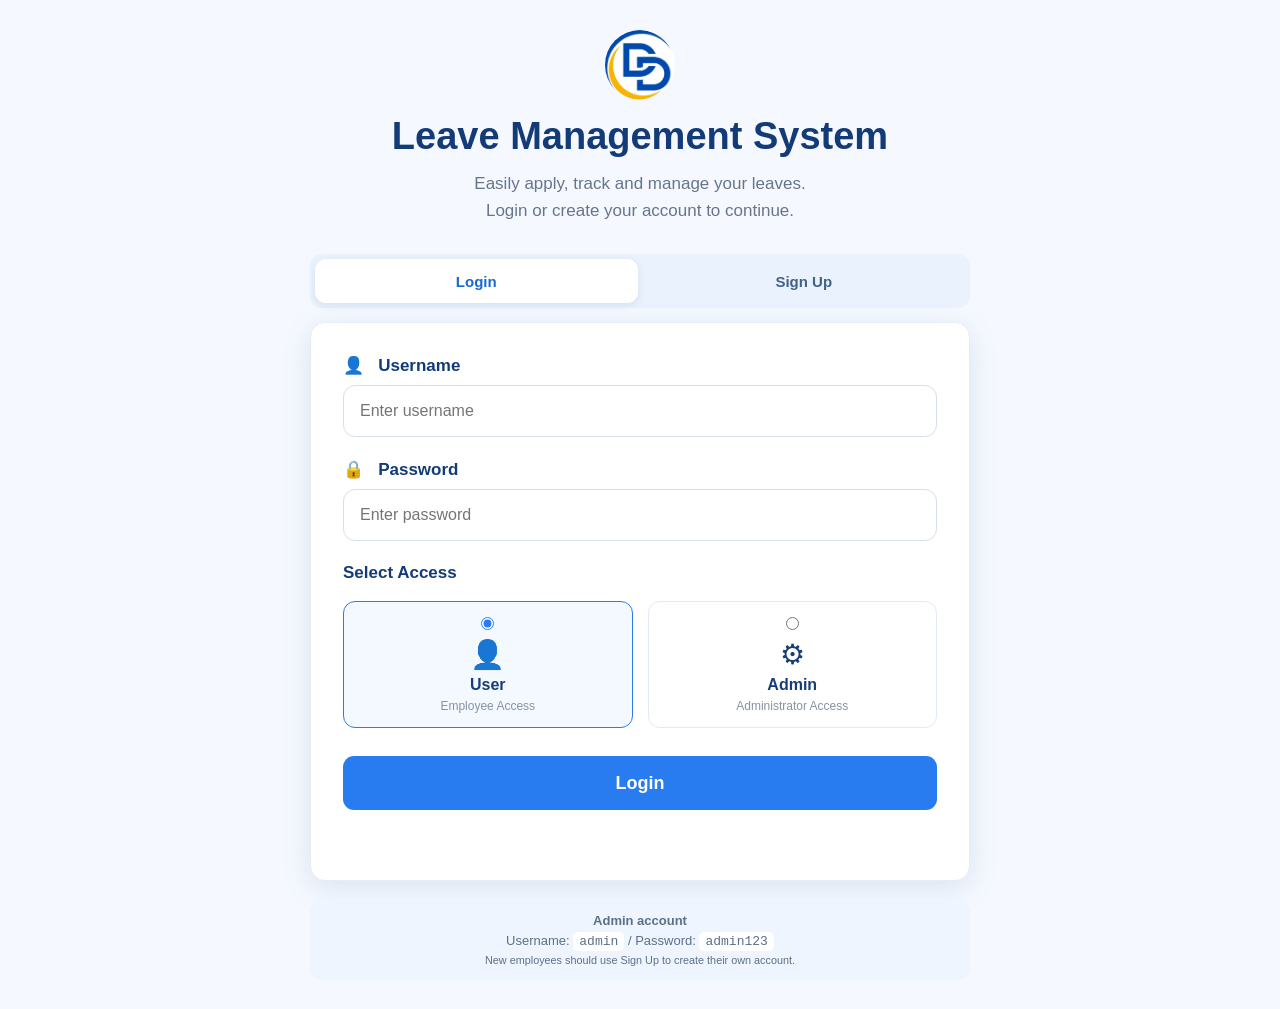
<file: public/index.html>
<!DOCTYPE html>
<html lang="en"><head><meta charset="UTF-8"><meta name="viewport" content="width=device-width, initial-scale=1.0"><title>Leave Management System</title><link rel="stylesheet" href="style.css"></head>
<body><div class="container"><div class="logo"><img src="assets/dilogo.jpg" alt="Logo"></div><h1>Leave Management System</h1><p class="subtitle">Easily apply, track and manage your leaves.<br>Login or create your account to continue.</p>
<div class="auth-tabs"><button type="button" id="loginTab" class="tab active">Login</button><button type="button" id="signupTab" class="tab">Sign Up</button></div>
<div id="loginBox" class="login-box"><form id="loginForm"><div class="input-group"><label>👤 &nbsp; Username</label><input id="username" type="text" placeholder="Enter username" autocomplete="username" required></div><div class="input-group"><label>🔒 &nbsp; Password</label><input id="password" type="password" placeholder="Enter password" autocomplete="current-password" required></div><h3>Select Access</h3><div class="access-options"><label class="access"><input type="radio" name="access" value="user" checked><span class="icon">👤</span><b>User</b><small>Employee Access</small></label><label class="access"><input type="radio" name="access" value="admin"><span class="icon">⚙</span><b>Admin</b><small>Administrator Access</small></label></div><button type="submit">Login</button><p id="loginMessage" class="message"></p></form></div>
<div id="signupBox" class="login-box hidden"><form id="signupForm"><div class="input-group"><label>👤 &nbsp; Full Name</label><input id="fullName" type="text" placeholder="Enter your full name" required></div><div class="input-group"><label>✉️ &nbsp; Email</label><input id="email" type="email" placeholder="Enter your email" autocomplete="email" required></div><div class="input-group"><label>🪪 &nbsp; Username</label><input id="signupUsername" type="text" placeholder="Create a username" autocomplete="username" required></div><div class="input-group"><label>🔒 &nbsp; Password</label><input id="signupPassword" type="password" placeholder="Minimum 6 characters" autocomplete="new-password" required></div><div class="input-group"><label>🔐 &nbsp; Confirm Password</label><input id="confirmPassword" type="password" placeholder="Re-enter your password" autocomplete="new-password" required></div><button type="submit">Create Account</button><p id="signupMessage" class="message"></p></form></div>
<div class="demo-box"><b>Admin account</b><span>Username: <code>admin</code> / Password: <code>admin123</code></span><small>New employees should use Sign Up to create their own account.</small></div></div><script src="app.js"></script></body></html>
</file>
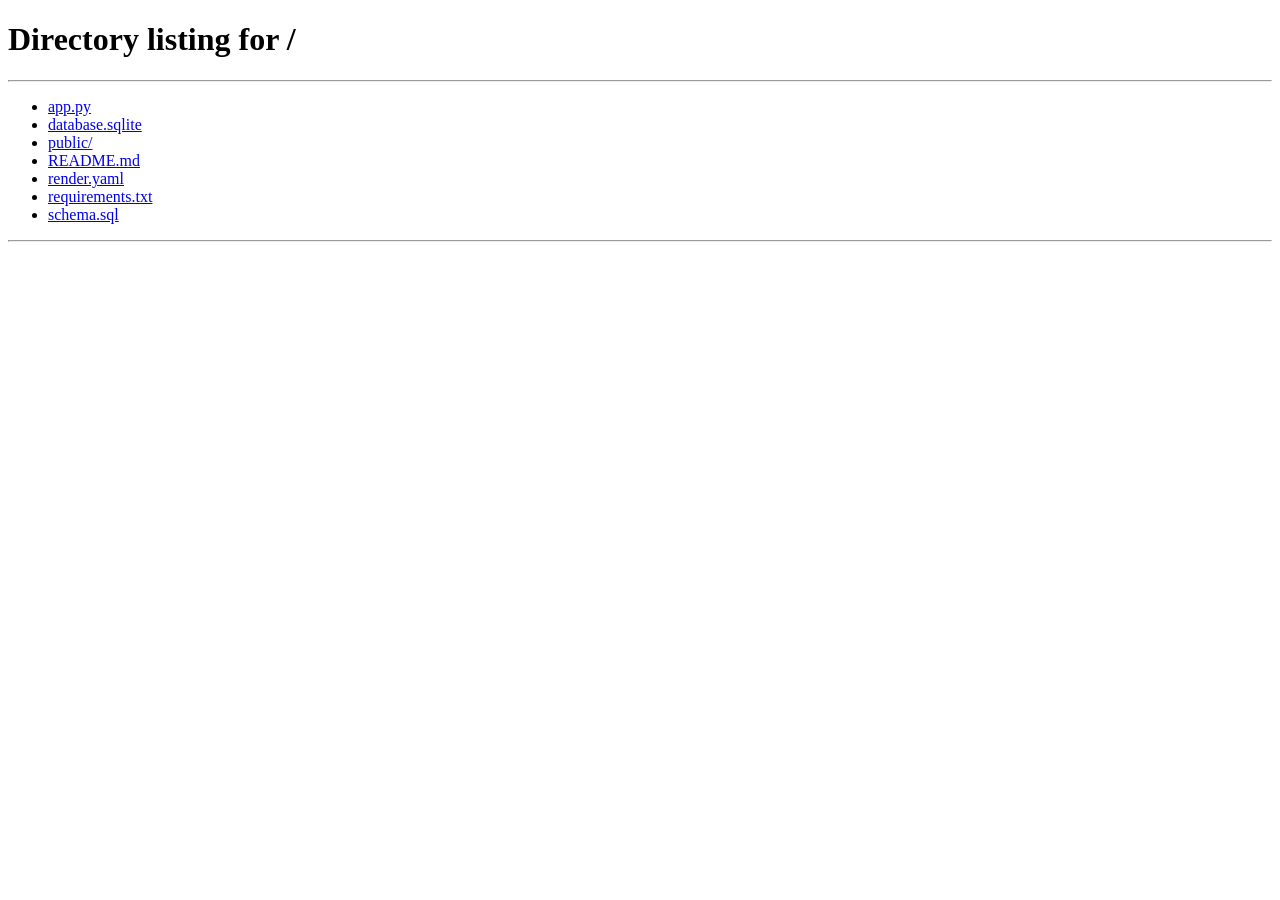
<file: public/dashboard.html>
<!DOCTYPE html>
<html lang="en">
<head>
  <meta charset="UTF-8">
  <meta name="viewport" content="width=device-width, initial-scale=1.0">
  <title>Dashboard - Leave Management System</title>
  <link rel="stylesheet" href="dashboard.css">
</head>
<body>
  <header class="topbar">
    <div class="brand">
      <img src="assets/dilogo.jpg" alt="Logo">
      <div>
        <strong>Leave Management System</strong>
        <small id="roleText"></small>
      </div>
    </div>
    <div class="top-actions">
      <span id="welcomeText"></span>
      <button id="logoutBtn" class="btn danger">Logout</button>
    </div>
  </header>

  <main class="page">
    <section id="userView" class="hidden">
      <div class="page-heading">
        <div>
          <h1>Employee Dashboard</h1>
          <p>Apply for leave and track your requests.</p>
        </div>
        <button id="showApplyBtn" class="btn primary">+ Apply Leave</button>
      </div>

      <div class="cards" id="balanceCards"></div>

      <section id="applySection" class="panel hidden">
        <div class="panel-heading">
          <h2>Apply for Leave</h2>
          <button id="closeApplyBtn" class="icon-btn">✕</button>
        </div>

        <form id="leaveForm" class="form-grid">
          <div>
            <label>Leave Type</label>
            <select id="leaveType" class="control" required>
              <option value="Annual">Annual Leave</option>
              <option value="Sick">Sick Leave</option>
              <option value="Casual">Casual Leave</option>
            </select>
          </div>
          <div>
            <label>Start Date</label>
            <input id="startDate" class="control" type="date" required>
          </div>
          <div>
            <label>End Date</label>
            <input id="endDate" class="control" type="date" required>
          </div>
          <div class="full">
            <label>Reason</label>
            <textarea id="reason" class="control" placeholder="Enter reason for leave"></textarea>
          </div>
          <div class="full">
            <button class="btn primary" type="submit">Submit Leave Application</button>
          </div>
        </form>
        <p id="leaveMessage" class="message"></p>
      </section>

      <section class="panel">
        <div class="panel-heading">
          <h2>My Leave Requests</h2>
          <button id="refreshBtn" class="btn secondary">Refresh</button>
        </div>
        <div class="table-wrap">
          <table>
            <thead>
              <tr>
                <th>Type</th><th>Dates</th><th>Days</th><th>Reason</th><th>Status</th><th>Action</th>
              </tr>
            </thead>
            <tbody id="myLeaves"></tbody>
          </table>
        </div>
      </section>
    </section>

    <section id="adminView" class="hidden">
      <div class="page-heading">
        <div>
          <h1>Admin Dashboard</h1>
          <p>Review employee leave applications.</p>
        </div>
        <button id="adminRefreshBtn" class="btn secondary">Refresh</button>
      </div>

      <div class="cards" id="adminCards"></div>

      <section class="panel">
        <div class="panel-heading">
          <h2>All Leave Requests</h2>
        </div>
        <div class="table-wrap">
          <table>
            <thead>
              <tr>
                <th>Employee</th><th>Type</th><th>Dates</th><th>Days</th><th>Reason</th><th>Status</th><th>Action</th>
              </tr>
            </thead>
            <tbody id="allLeaves"></tbody>
          </table>
        </div>
      </section>

      <section class="panel">
        <div class="panel-heading">
          <h2>Employees</h2>
        </div>
        <div class="table-wrap">
          <table>
            <thead>
              <tr><th>Name</th><th>Username</th><th>Email</th><th>Annual</th><th>Sick</th><th>Casual</th></tr>
            </thead>
            <tbody id="employees"></tbody>
          </table>
        </div>
      </section>
    </section>
  </main>

  <script src="dashboard.js"></script>
</body>
</html>
</file>
<file: public/style.css>
* {
  margin: 0;
  padding: 0;
  box-sizing: border-box;
}

body {
  font-family: Arial, sans-serif;
  background: #f5f9ff;
  min-height: 100vh;
  color: #173e78;
}

.container {
  width: 100%;
  max-width: 700px;
  text-align: center;
  padding: 30px 20px;
  margin: 0 auto;
}

.logo {
  width: 70px;
  height: 70px;
  margin: 0 auto 15px;
  border-radius: 50%;
  overflow: hidden;
}

.logo img {
  width: 100%;
  height: 100%;
  object-fit: cover;
}

h1 {
  color: #123b78;
  font-size: 38px;
  margin-bottom: 12px;
}

.subtitle {
  color: #66758c;
  font-size: 17px;
  margin-bottom: 30px;
  line-height: 1.6;
}

.login-box {
  background: white;
  width: 100%;
  padding: 32px;
  border-radius: 15px;
  text-align: left;
  box-shadow: 0 8px 30px rgba(30, 70, 120, 0.12);
  border: 1px solid #e6edf7;
}

.input-group {
  margin-bottom: 22px;
}

.input-group label {
  display: block;
  color: #123b78;
  font-size: 17px;
  font-weight: bold;
  margin-bottom: 9px;
}

.input-group input,
.form-control {
  width: 100%;
  min-height: 52px;
  border: 1px solid #d6deea;
  border-radius: 12px;
  padding: 0 16px;
  font-size: 16px;
  outline: none;
  background: white;
}

textarea.form-control {
  padding: 14px 16px;
  resize: vertical;
  min-height: 100px;
}

.input-group input:focus,
.form-control:focus {
  border-color: #287cf0;
  box-shadow: 0 0 0 3px rgba(40, 124, 240, 0.1);
}

h3 {
  color: #123b78;
  font-size: 17px;
  margin: 8px 0 18px;
}

.access-options {
  display: flex;
  justify-content: space-between;
  gap: 15px;
  text-align: center;
}

.access {
  flex: 1;
  position: relative;
  cursor: pointer;
  color: #173e78;
  padding: 14px;
  border: 1px solid #e2eaf5;
  border-radius: 12px;
}

.access:has(input:checked) {
  border-color: #287cf0;
  background: #f4f8ff;
}

.access input {
  margin-bottom: 8px;
  accent-color: #287cf0;
}

.access .icon {
  display: block;
  font-size: 28px;
  margin-bottom: 5px;
}

.access b {
  display: block;
  font-size: 16px;
}

.access small {
  display: block;
  color: #8793a5;
  font-size: 12px;
  margin-top: 5px;
}

button {
  width: 100%;
  min-height: 54px;
  margin-top: 28px;
  border: none;
  border-radius: 11px;
  background: #287cf0;
  color: white;
  font-size: 18px;
  font-weight: bold;
  cursor: pointer;
  transition: 0.3s;
}

button:hover {
  background: #1768d5;
}

.message {
  min-height: 24px;
  margin-top: 14px;
  text-align: center;
  font-weight: bold;
}

.message.error { color: #c0392b; }
.message.success { color: #16834b; }

.demo-box {
  margin-top: 18px;
  padding: 14px;
  border-radius: 12px;
  background: #eef5ff;
  color: #5d6f88;
  display: flex;
  flex-direction: column;
  gap: 5px;
  font-size: 13px;
}

code {
  background: white;
  padding: 2px 6px;
  border-radius: 5px;
}

@media (max-width: 600px) {
  h1 { font-size: 28px; }
  .subtitle { font-size: 14px; }
  .login-box { padding: 22px; }
  .access-options { gap: 8px; }
  .access { padding: 10px 5px; }
  .access small { font-size: 10px; }
}

.hidden{display:none!important}.auth-tabs{display:flex;width:100%;max-width:700px;margin:0 auto 14px;background:#eaf2fd;padding:5px;border-radius:12px;gap:5px}.auth-tabs .tab{margin-top:0;min-height:44px;background:transparent;color:#42628a;font-size:15px;box-shadow:none}.auth-tabs .tab:hover{background:#dceafe}.auth-tabs .tab.active{background:white;color:#1768d5;box-shadow:0 2px 8px rgba(30,70,120,.10)}#signupBox{margin-top:0}#signupBox .input-group{margin-bottom:16px}
</file>
<file: public/dashboard.css>
* { box-sizing: border-box; }
body {
  margin: 0;
  font-family: Arial, sans-serif;
  background: #f5f9ff;
  color: #173e78;
}
button, input, select, textarea { font: inherit; }
.hidden { display: none !important; }

.topbar {
  min-height: 74px;
  background: white;
  border-bottom: 1px solid #e5edf7;
  display: flex;
  align-items: center;
  justify-content: space-between;
  padding: 12px 5%;
  gap: 20px;
}
.brand { display: flex; align-items: center; gap: 12px; }
.brand img { width: 48px; height: 48px; object-fit: cover; border-radius: 50%; }
.brand strong { display: block; color: #123b78; }
.brand small { color: #8492a6; }
.top-actions { display: flex; align-items: center; gap: 15px; color: #61728a; }

.page { width: min(1200px, 92%); margin: 30px auto 60px; }
.page-heading {
  display: flex; align-items: center; justify-content: space-between;
  gap: 20px; margin-bottom: 24px;
}
.page-heading h1 { margin: 0 0 7px; color: #123b78; }
.page-heading p { margin: 0; color: #718198; }

.cards {
  display: grid;
  grid-template-columns: repeat(4, 1fr);
  gap: 16px;
  margin-bottom: 22px;
}
.card {
  background: white;
  border: 1px solid #e2eaf5;
  border-radius: 14px;
  padding: 20px;
  box-shadow: 0 5px 20px rgba(30,70,120,.07);
}
.card .label { color: #7c8ba0; font-size: 13px; }
.card .value { display: block; margin-top: 8px; font-size: 28px; color: #123b78; }

.panel {
  background: white;
  border: 1px solid #e2eaf5;
  border-radius: 15px;
  padding: 22px;
  margin-bottom: 22px;
  box-shadow: 0 5px 20px rgba(30,70,120,.06);
}
.panel-heading {
  display: flex; align-items: center; justify-content: space-between;
  gap: 10px; margin-bottom: 18px;
}
.panel-heading h2 { margin: 0; color: #123b78; font-size: 21px; }

.form-grid { display: grid; grid-template-columns: repeat(2, 1fr); gap: 18px; }
.form-grid label { display: block; margin-bottom: 8px; font-weight: bold; }
.full { grid-column: 1 / -1; }
.control {
  width: 100%; min-height: 48px; border: 1px solid #d6deea; border-radius: 10px;
  padding: 10px 13px; outline: none; background: white;
}
textarea.control { min-height: 100px; resize: vertical; }
.control:focus { border-color: #287cf0; box-shadow: 0 0 0 3px rgba(40,124,240,.1); }

.btn {
  border: 0; border-radius: 9px; padding: 11px 17px; cursor: pointer;
  font-weight: bold;
}
.btn.primary { background: #287cf0; color: white; }
.btn.primary:hover { background: #1768d5; }
.btn.secondary { background: #edf4ff; color: #1c5da9; }
.btn.danger { background: #fff0f0; color: #c0392b; }
.btn.success { background: #eaf9f0; color: #16834b; }
.btn.reject { background: #fff0f0; color: #c0392b; }
.icon-btn { border: 0; background: transparent; cursor: pointer; color: #718198; font-size: 18px; }

.table-wrap { overflow-x: auto; }
table { width: 100%; border-collapse: collapse; min-width: 760px; }
th, td { text-align: left; padding: 13px 10px; border-bottom: 1px solid #edf1f7; vertical-align: top; }
th { background: #f8fbff; color: #53667f; font-size: 13px; }
td { color: #4f6077; font-size: 14px; }
.status {
  display: inline-block; padding: 6px 10px; border-radius: 20px;
  font-size: 12px; font-weight: bold;
}
.status.Pending { background: #fff7dd; color: #9a6a00; }
.status.Approved { background: #eaf9f0; color: #16834b; }
.status.Rejected, .status.Cancelled { background: #fff0f0; color: #c0392b; }

.actions { display: flex; gap: 6px; flex-wrap: wrap; }
.actions .btn { padding: 7px 10px; font-size: 12px; }
.message { min-height: 22px; margin: 10px 0 0; font-weight: bold; }
.message.error { color: #c0392b; }
.message.success { color: #16834b; }
.empty { text-align: center; padding: 30px; color: #8492a6; }

@media (max-width: 850px) {
  .cards { grid-template-columns: repeat(2, 1fr); }
  .topbar { padding: 12px 4%; }
}
@media (max-width: 600px) {
  .page { width: 94%; margin-top: 20px; }
  .page-heading { align-items: flex-start; flex-direction: column; }
  .form-grid { grid-template-columns: 1fr; }
  .full { grid-column: auto; }
  .cards { grid-template-columns: 1fr 1fr; gap: 10px; }
  .top-actions #welcomeText { display: none; }
}
</file>
